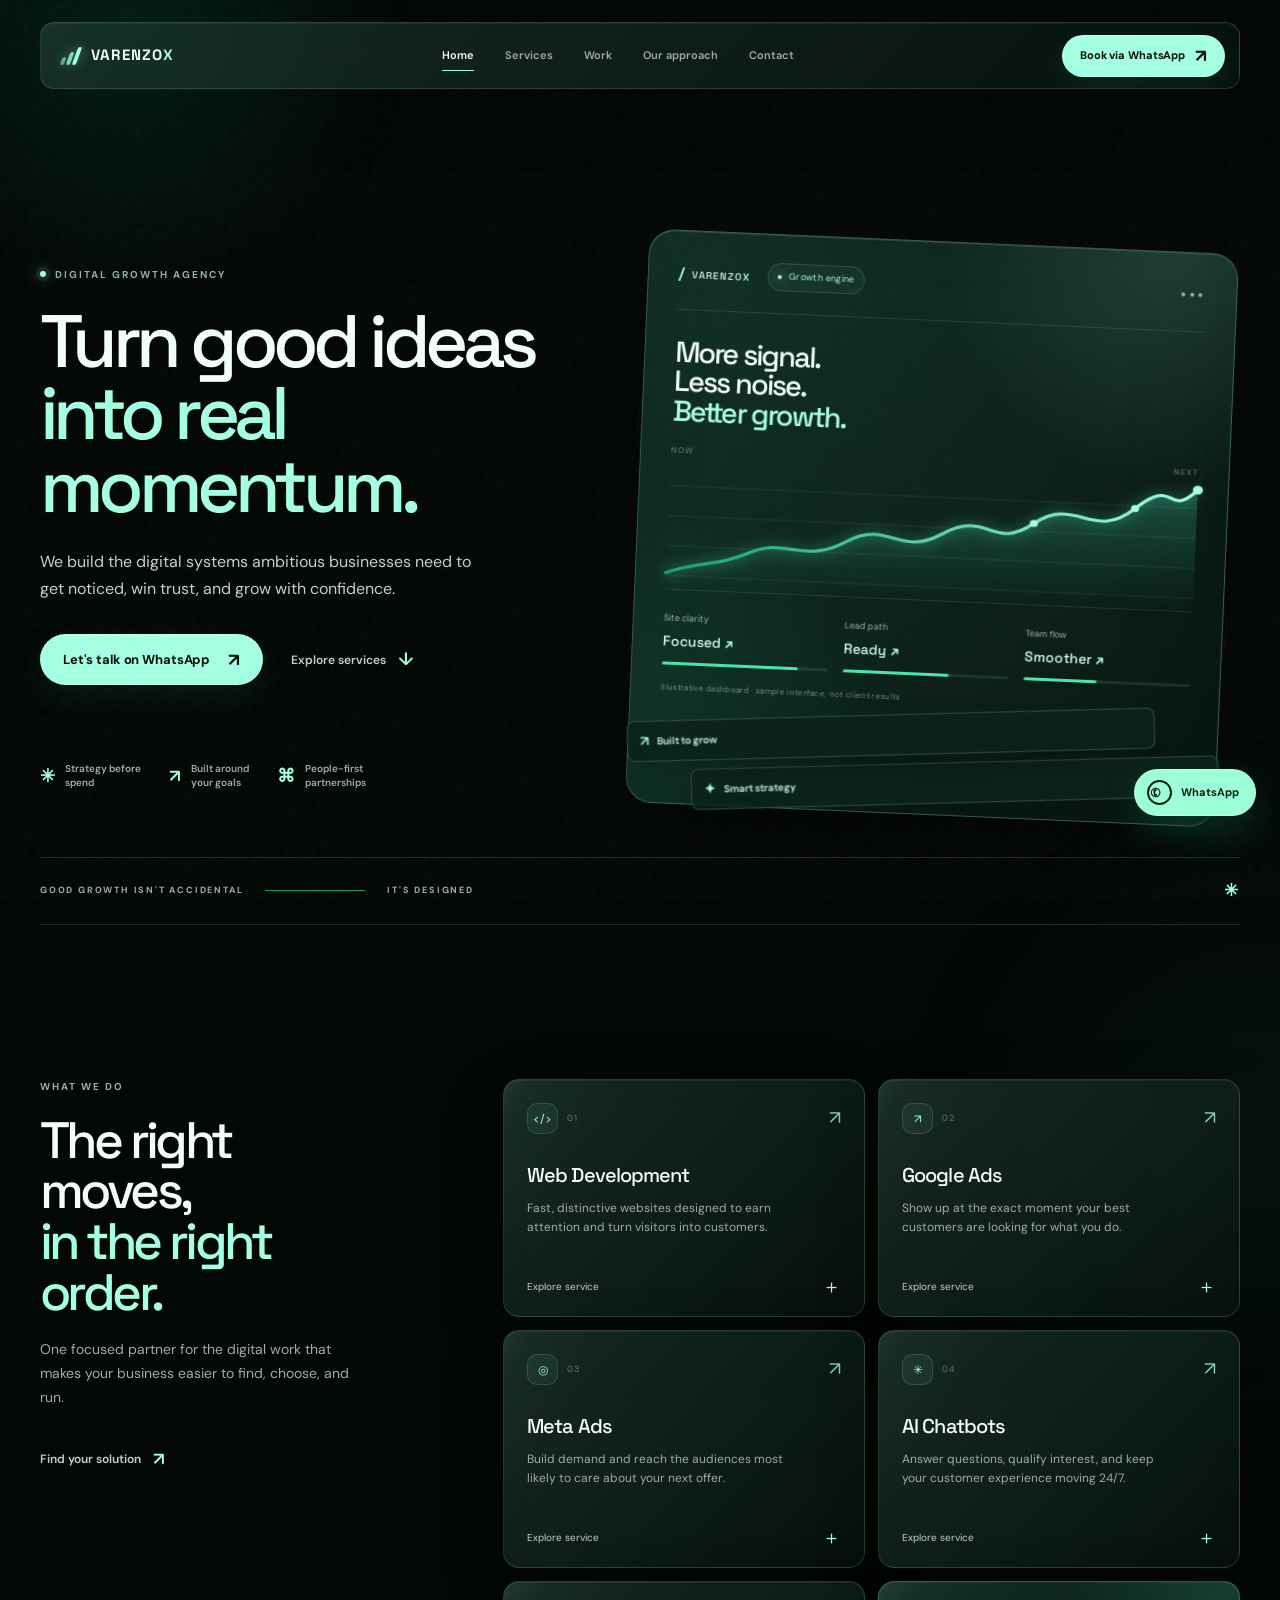
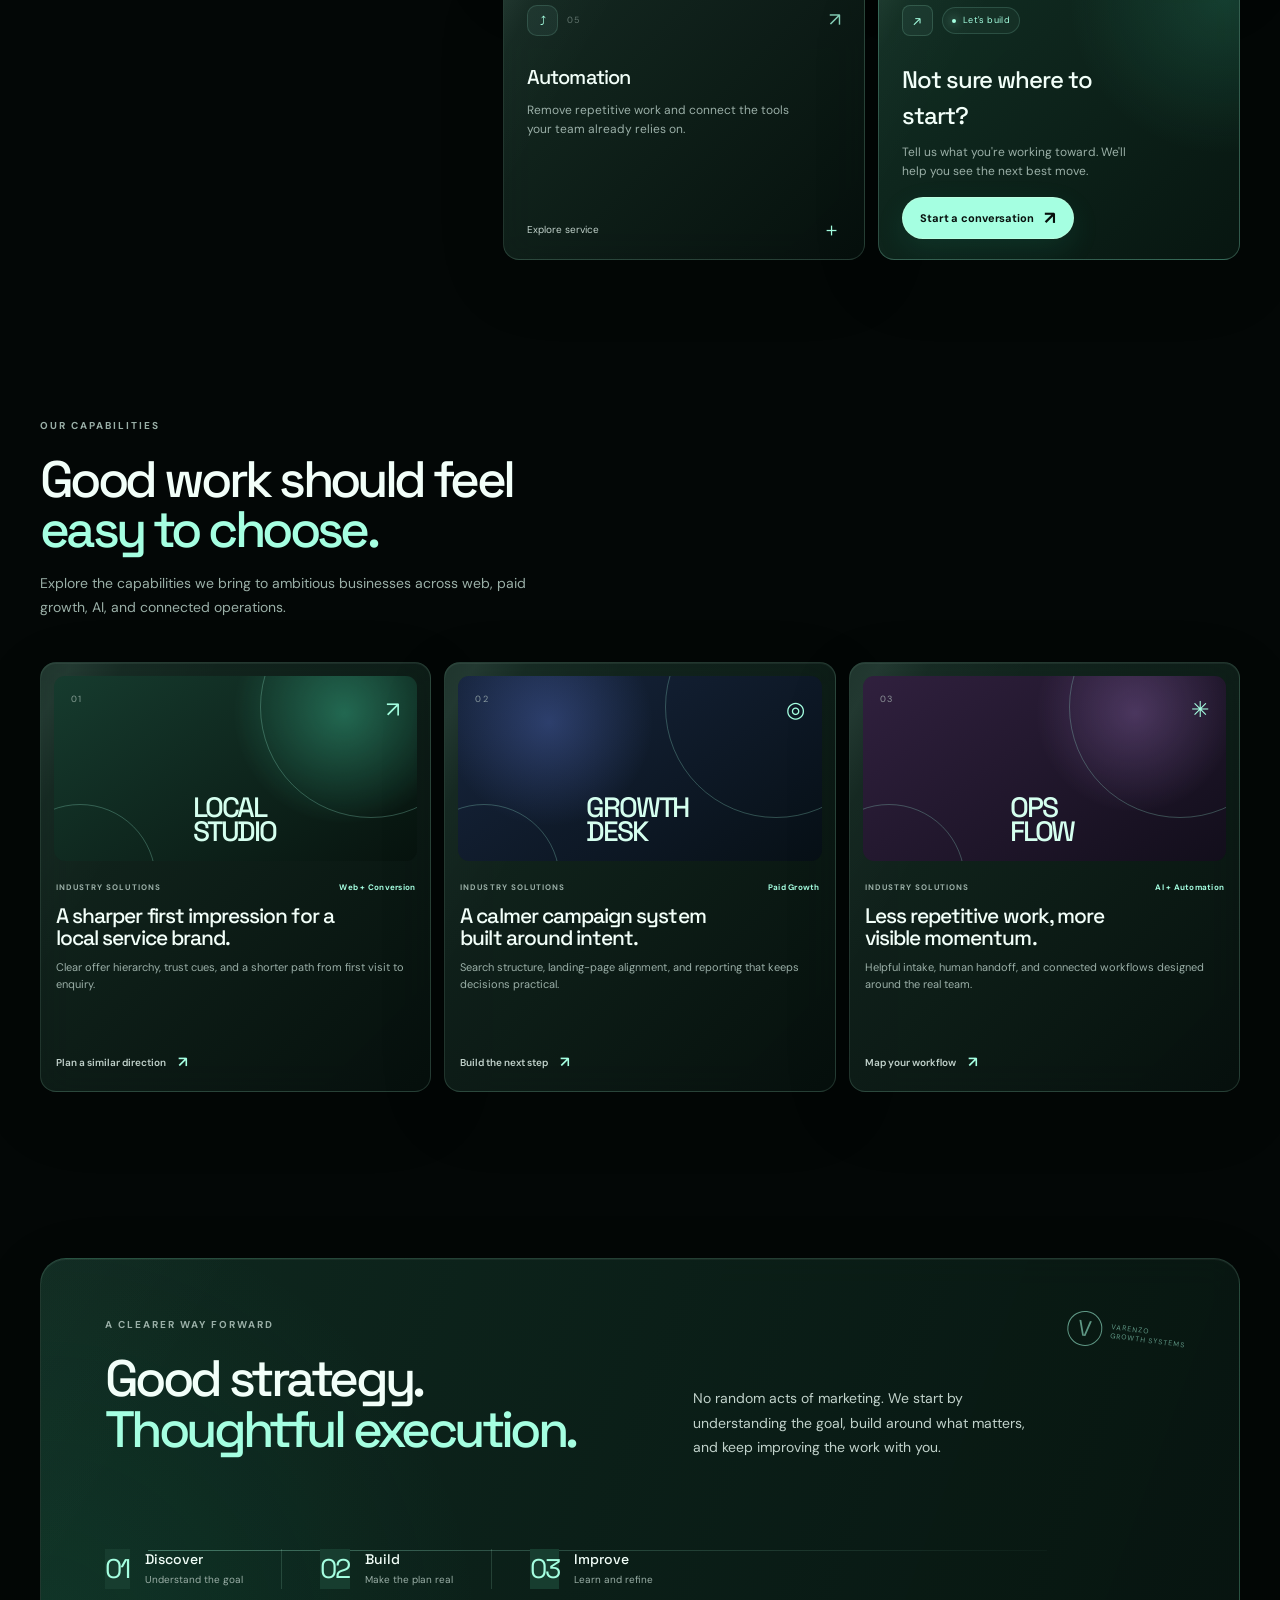
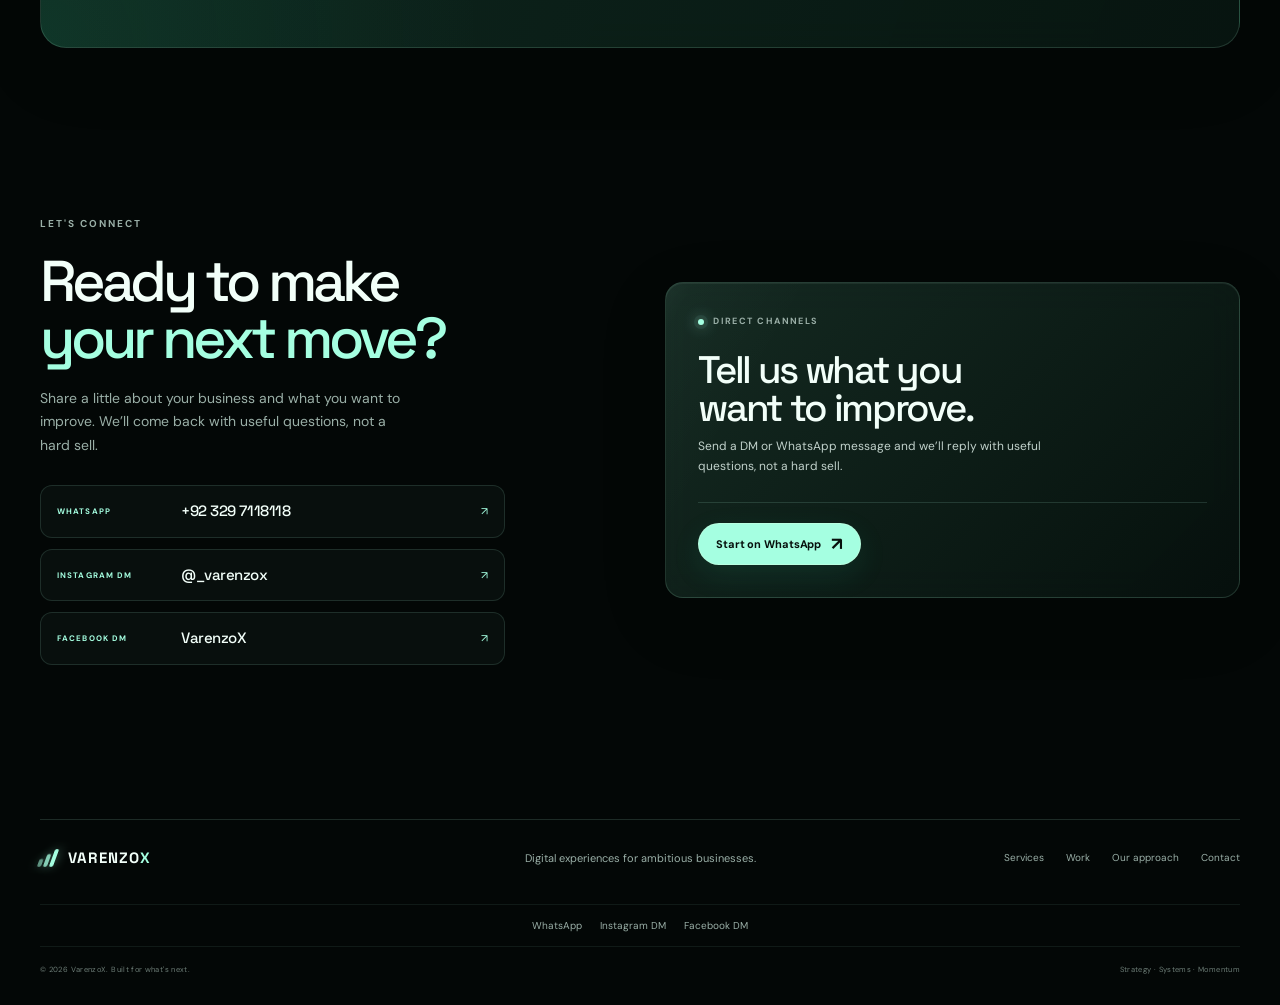
<file: index.html>
<!doctype html>
<html lang="en">
<head>
  <meta charset="utf-8">
  <meta name="viewport" content="width=device-width, initial-scale=1">
  <meta name="theme-color" content="#07100d">
  <meta name="description" content="VarenzoX helps ambitious businesses grow with strategy-led websites, performance marketing, AI chatbots and automation.">
  <meta property="og:title" content="VarenzoX — Growth, made practical.">
  <meta property="og:description" content="Digital growth systems for businesses ready to move with intention.">
  <meta property="og:type" content="website">
  <title>VarenzoX — Growth, made practical.</title>
  <link rel="preconnect" href="https://fonts.googleapis.com">
  <link rel="preconnect" href="https://fonts.gstatic.com" crossorigin>
  <link href="https://fonts.googleapis.com/css2?family=DM+Sans:wght@400;500;600;700&family=Space+Grotesk:wght@400;500;600;700&display=swap" rel="stylesheet">
  <link rel="icon" href="/favicon.svg" type="image/svg+xml">
  <link rel="stylesheet" href="/styles.css">
  <script defer src="/script.js"></script>
</head>
<body>
  <div class="noise" aria-hidden="true"></div>
  <div class="ambient ambient-one" aria-hidden="true"></div>
  <div class="ambient ambient-two" aria-hidden="true"></div>

  <header class="site-header glass" data-header>
    <a class="brand" href="#home" aria-label="VarenzoX home">
      <span class="brand-mark" aria-hidden="true"><i></i><i></i><i></i></span>
      <span>VARENZO<span class="brand-x">X</span></span>
    </a>
    <button class="menu-toggle" type="button" aria-label="Open navigation" aria-controls="main-nav" aria-expanded="false">
      <span></span><span></span>
    </button>
    <nav class="nav" id="main-nav" aria-label="Main navigation">
      <a class="active" href="#home">Home</a>
      <a href="#services">Services</a>
      <a href="#work">Work</a>
      <a href="#approach">Our approach</a>
      <a href="#contact">Contact</a>
    </nav>
    <a class="button button-small header-cta" href="https://wa.me/923297118118?text=Hi%20VarenzoX%2C%20I%27d%20like%20to%20book%20a%20growth%20audit." target="_blank" rel="noreferrer">Book via WhatsApp <span>↗</span></a>
  </header>

  <main>
    <section class="hero section-wrap" id="home" aria-labelledby="hero-title">
      <div class="hero-copy reveal">
        <div class="eyebrow"><span class="status-dot"></span> DIGITAL GROWTH AGENCY</div>
        <h1 id="hero-title"><span class="hero-line">Turn good ideas</span><span class="hero-line accent">into real momentum.</span></h1>
        <p class="hero-lead">We build the digital systems ambitious businesses need to get noticed, win trust, and grow with confidence.</p>
        <div class="hero-actions">
          <a class="button" href="https://wa.me/923297118118?text=Hi%20VarenzoX%2C%20I%27d%20like%20to%20talk%20about%20growth." target="_blank" rel="noreferrer">Let's talk on WhatsApp <span>↗</span></a>
          <a class="text-link" href="#services">Explore services <span>↓</span></a>
        </div>
        <div class="trust-row" aria-label="VarenzoX principles">
          <div><span class="trust-icon">✳</span><span>Strategy before<br>spend</span></div>
          <div><span class="trust-icon">↗</span><span>Built around<br>your goals</span></div>
          <div><span class="trust-icon">⌘</span><span>People-first<br>partnerships</span></div>
        </div>
      </div>

      <div class="hero-visual reveal" aria-label="Illustration of the VarenzoX growth engine">
        <div class="visual-orbit orbit-one"></div>
        <div class="visual-orbit orbit-two"></div>
        <div class="glass-dashboard">
          <div class="dash-top">
            <span class="mini-brand"><span class="mini-mark">/</span> VARENZO<span>X</span></span>
            <span class="live-pill"><i></i> Growth engine</span>
            <span class="dash-menu" aria-hidden="true">•••</span>
          </div>
          <div class="dash-heading">More signal.<br>Less noise.<br><span>Better growth.</span></div>
          <div class="chart" aria-hidden="true">
            <div class="chart-label label-start">NOW</div>
            <div class="chart-label label-end">NEXT</div>
            <div class="chart-grid"></div>
            <svg viewBox="0 0 520 150" preserveAspectRatio="none">
              <defs>
                <linearGradient id="lineGlow" x1="0" x2="1">
                  <stop offset="0" stop-color="#16a478"/>
                  <stop offset="1" stop-color="#a5ffe1"/>
                </linearGradient>
                <linearGradient id="areaGlow" x1="0" y1="0" x2="0" y2="1">
                  <stop offset="0" stop-color="#4dffd0" stop-opacity=".22"/>
                  <stop offset="1" stop-color="#4dffd0" stop-opacity="0"/>
                </linearGradient>
              </defs>
              <path class="chart-area" d="M0 132 C35 116 47 124 82 105 S135 116 176 88 S228 104 271 74 S320 92 360 58 S419 76 459 36 S490 47 520 12 V150 H0 Z" fill="url(#areaGlow)"/>
              <path class="chart-line" d="M0 132 C35 116 47 124 82 105 S135 116 176 88 S228 104 271 74 S320 92 360 58 S419 76 459 36 S490 47 520 12" fill="none" stroke="url(#lineGlow)" stroke-width="3.5" stroke-linecap="round"/>
              <circle cx="360" cy="58" r="4" fill="#a5ffe1"/><circle cx="459" cy="36" r="4" fill="#a5ffe1"/><circle cx="520" cy="12" r="5" fill="#a5ffe1"/>
            </svg>
          </div>
          <div class="metrics">
            <div><small>Site clarity</small><strong>Focused <b>↗</b></strong><span class="metric-bar"><i style="width:82%"></i></span></div>
            <div><small>Lead path</small><strong>Ready <b>↗</b></strong><span class="metric-bar"><i style="width:64%"></i></span></div>
            <div><small>Team flow</small><strong>Smoother <b>↗</b></strong><span class="metric-bar"><i style="width:44%"></i></span></div>
          </div>
          <div class="visual-note">Illustrative dashboard · sample interface, not client results</div>
          <div class="floating-chip chip-top"><span>✦</span> Smart strategy</div>
          <div class="floating-chip chip-bottom"><span>↗</span> Built to grow</div>
        </div>
      </div>
    </section>

    <section class="signal-strip section-wrap reveal" aria-label="VarenzoX impact areas">
      <span>GOOD GROWTH ISN'T ACCIDENTAL</span>
      <div class="strip-line"></div>
      <span>IT'S DESIGNED</span>
      <span class="strip-symbol">✳</span>
    </section>

    <section class="services section-wrap" id="services" aria-labelledby="services-title">
      <div class="section-intro reveal">
        <div class="eyebrow">WHAT WE DO</div>
        <h2 id="services-title">The right moves,<br><span>in the right order.</span></h2>
        <p>One focused partner for the digital work that makes your business easier to find, choose, and run.</p>
        <a class="text-link" href="#contact">Find your solution <span>↗</span></a>
      </div>
      <div class="service-grid">
        <article class="service-card glass reveal" tabindex="0" aria-expanded="false" data-service="web-development">
          <div class="service-top"><button class="service-icon service-icon-trigger code-icon" type="button" aria-label="Open Web Development details" aria-expanded="false">&lt;/&gt;</button><span class="card-index">01</span><span class="card-arrow">↗</span></div>
          <h3>Web Development</h3>
          <p>Fast, distinctive websites designed to earn attention and turn visitors into customers.</p>
          <div class="service-extra"><div class="extra-line"></div><span>Responsive design · Landing pages · Website refreshes</span></div>
          <div class="service-inline-detail" id="inline-web-development" hidden></div>
          <button class="learn-toggle" type="button" aria-label="More about Web Development">Explore service <span>＋</span></button>
        </article>
        <article class="service-card glass reveal" tabindex="0" aria-expanded="false" data-service="google-ads">
          <div class="service-top"><button class="service-icon service-icon-trigger" type="button" aria-label="Open Google Ads details" aria-expanded="false">↗</button><span class="card-index">02</span><span class="card-arrow">↗</span></div>
          <h3>Google Ads</h3>
          <p>Show up at the exact moment your best customers are looking for what you do.</p>
          <div class="service-extra"><div class="extra-line"></div><span>Campaign setup · Search intent · Performance tracking</span></div>
          <div class="service-inline-detail" id="inline-google-ads" hidden></div>
          <button class="learn-toggle" type="button" aria-label="More about Google Ads">Explore service <span>＋</span></button>
        </article>
        <article class="service-card glass reveal" tabindex="0" aria-expanded="false" data-service="meta-ads">
          <div class="service-top"><button class="service-icon service-icon-trigger" type="button" aria-label="Open Meta Ads details" aria-expanded="false">◎</button><span class="card-index">03</span><span class="card-arrow">↗</span></div>
          <h3>Meta Ads</h3>
          <p>Build demand and reach the audiences most likely to care about your next offer.</p>
          <div class="service-extra"><div class="extra-line"></div><span>Audience testing · Creative direction · Lead campaigns</span></div>
          <div class="service-inline-detail" id="inline-meta-ads" hidden></div>
          <button class="learn-toggle" type="button" aria-label="More about Meta Ads">Explore service <span>＋</span></button>
        </article>
        <article class="service-card glass reveal" tabindex="0" aria-expanded="false" data-service="ai-chatbots">
          <div class="service-top"><button class="service-icon service-icon-trigger" type="button" aria-label="Open AI Chatbots details" aria-expanded="false">✳</button><span class="card-index">04</span><span class="card-arrow">↗</span></div>
          <h3>AI Chatbots</h3>
          <p>Answer questions, qualify interest, and keep your customer experience moving 24/7.</p>
          <div class="service-extra"><div class="extra-line"></div><span>FAQ assistants · Lead capture · Customer support flows</span></div>
          <div class="service-inline-detail" id="inline-ai-chatbots" hidden></div>
          <button class="learn-toggle" type="button" aria-label="More about AI Chatbots">Explore service <span>＋</span></button>
        </article>
        <article class="service-card glass reveal" tabindex="0" aria-expanded="false" data-service="automation">
          <div class="service-top"><button class="service-icon service-icon-trigger" type="button" aria-label="Open Automation details" aria-expanded="false">⤴</button><span class="card-index">05</span><span class="card-arrow">↗</span></div>
          <h3>Automation</h3>
          <p>Remove repetitive work and connect the tools your team already relies on.</p>
          <div class="service-extra"><div class="extra-line"></div><span>Workflow mapping · App connections · Process automation</span></div>
          <div class="service-inline-detail" id="inline-automation" hidden></div>
          <button class="learn-toggle" type="button" aria-label="More about Automation">Explore service <span>＋</span></button>
        </article>
        <article class="service-card service-cta glass reveal">
          <div class="service-top"><span class="service-icon">↗</span><span class="live-pill"><i></i> Let's build</span></div>
          <h3>Not sure where to start?</h3>
          <p>Tell us what you're working toward. We'll help you see the next best move.</p>
          <a class="button button-small" href="#contact">Start a conversation <span>↗</span></a>
        </article>
      </div>
    </section>

    <section class="portfolio section-wrap" id="work" aria-labelledby="work-title">
      <div class="portfolio-heading reveal">
        <div class="eyebrow">OUR CAPABILITIES</div>
        <h2 id="work-title">Good work should feel<br><span>easy to choose.</span></h2>
        <p>Explore the capabilities we bring to ambitious businesses across web, paid growth, AI, and connected operations.</p>
      </div>
      <div class="portfolio-grid">
        <article class="project-card glass reveal">
          <div class="project-art project-art-one"><span>01</span><b>LOCAL<br>STUDIO</b><i>↗</i></div>
          <div class="project-meta"><span>INDUSTRY SOLUTIONS</span><span>Web + Conversion</span></div>
          <h3>A sharper first impression for a local service brand.</h3>
          <p>Clear offer hierarchy, trust cues, and a shorter path from first visit to enquiry.</p>
          <a class="text-link" href="#contact">Plan a similar direction <span>↗</span></a>
        </article>
        <article class="project-card glass reveal">
          <div class="project-art project-art-two"><span>02</span><b>GROWTH<br>DESK</b><i>◎</i></div>
          <div class="project-meta"><span>INDUSTRY SOLUTIONS</span><span>Paid Growth</span></div>
          <h3>A calmer campaign system built around intent.</h3>
          <p>Search structure, landing-page alignment, and reporting that keeps decisions practical.</p>
          <a class="text-link" href="#contact">Build the next step <span>↗</span></a>
        </article>
        <article class="project-card glass reveal">
          <div class="project-art project-art-three"><span>03</span><b>OPS<br>FLOW</b><i>✳</i></div>
          <div class="project-meta"><span>INDUSTRY SOLUTIONS</span><span>AI + Automation</span></div>
          <h3>Less repetitive work, more visible momentum.</h3>
          <p>Helpful intake, human handoff, and connected workflows designed around the real team.</p>
          <a class="text-link" href="#contact">Map your workflow <span>↗</span></a>
        </article>
      </div>
    </section>

    <section class="approach section-wrap" id="approach" aria-labelledby="approach-title">
      <div class="approach-panel glass reveal">
        <div class="approach-heading"><div class="eyebrow">A CLEARER WAY FORWARD</div><h2 id="approach-title">Good strategy.<br><span>Thoughtful execution.</span></h2></div>
        <p class="approach-copy">No random acts of marketing. We start by understanding the goal, build around what matters, and keep improving the work with you.</p>
        <div class="steps">
          <div class="step"><span>01</span><strong>Discover</strong><small>Understand the goal</small></div>
          <div class="step"><span>02</span><strong>Build</strong><small>Make the plan real</small></div>
          <div class="step"><span>03</span><strong>Improve</strong><small>Learn and refine</small></div>
        </div>
        <div class="approach-stamp" aria-hidden="true"><span>V</span><small>VARENZO<br>GROWTH SYSTEMS</small></div>
      </div>
    </section>

    <section class="contact section-wrap" id="contact" aria-labelledby="contact-title">
      <div class="contact-copy reveal">
        <div class="eyebrow">LET'S CONNECT</div>
        <h2 id="contact-title">Ready to make<br><span>your next move?</span></h2>
        <p>Share a little about your business and what you want to improve. We’ll come back with useful questions, not a hard sell.</p>
        <div class="contact-details" aria-label="VarenzoX contact details">
          <a class="contact-link" href="https://wa.me/923297118118?text=Hi%20VarenzoX%2C%20I%27d%20like%20to%20discuss%20your%20services." target="_blank" rel="noreferrer"><span class="contact-channel">WHATSAPP</span><strong>+92 329 7118118</strong><span>↗</span></a>
          <a class="contact-link" href="https://www.instagram.com/_varenzox" target="_blank" rel="noreferrer"><span class="contact-channel">INSTAGRAM DM</span><strong>@_varenzox</strong><span>↗</span></a>
          <a class="contact-link" href="https://www.facebook.com/profile.php?id=61594951063587" target="_blank" rel="noreferrer"><span class="contact-channel">FACEBOOK DM</span><strong>VarenzoX</strong><span>↗</span></a>
        </div>
      </div>
      <div class="contact-panel glass reveal">
        <div class="contact-panel-kicker"><span class="status-dot"></span> DIRECT CHANNELS</div>
        <h3>Tell us what you want to improve.</h3>
        <p>Send a DM or WhatsApp message and we’ll reply with useful questions, not a hard sell.</p>
        <div class="contact-panel-rule"></div>
        <a class="button button-small" href="https://wa.me/923297118118?text=Hi%20VarenzoX%2C%20I%27d%20like%20to%20book%20a%20growth%20audit." target="_blank" rel="noreferrer">Start on WhatsApp <span>↗</span></a>
      </div>
    </section>
  </main>

  <footer class="site-footer section-wrap">
      <div class="footer-top">
        <a class="brand" href="#home"><span class="brand-mark" aria-hidden="true"><i></i><i></i><i></i></span><span>VARENZO<span class="brand-x">X</span></span></a>
      <p>Digital experiences for ambitious businesses.</p>
      <div class="footer-links"><a href="#services">Services</a><a href="#work">Work</a><a href="#approach">Our approach</a><a href="#contact">Contact</a></div>
    </div>
    <div class="footer-contact"><a href="https://wa.me/923297118118" target="_blank" rel="noreferrer">WhatsApp</a><a href="https://www.instagram.com/_varenzox" target="_blank" rel="noreferrer">Instagram DM</a><a href="https://www.facebook.com/profile.php?id=61594951063587" target="_blank" rel="noreferrer">Facebook DM</a></div>
    <div class="footer-bottom"><small>© <span id="year"></span> VarenzoX. Built for what's next.</small><small>Strategy · Systems · Momentum</small></div>
  </footer>

  <div class="floating-dock" aria-label="Quick actions">
    <a class="dock-action dock-contact" href="https://wa.me/923297118118?text=Hi%20VarenzoX%2C%20I%27d%20like%20to%20talk%20about%20your%20services." target="_blank" rel="noreferrer" aria-label="Chat with VarenzoX on WhatsApp"><span>✦</span><b>Let's talk</b></a>
    <button class="dock-action dock-top" type="button" aria-label="Scroll to top"><span>↑</span><b>Top</b></button>
  </div>
  <a class="whatsapp-float" href="https://wa.me/923297118118?text=Hi%20VarenzoX%2C%20I%27d%20like%20to%20ask%20about%20your%20services." target="_blank" rel="noreferrer" aria-label="Chat with VarenzoX on WhatsApp"><span aria-hidden="true">✆</span><b>WhatsApp</b></a>

  <dialog class="service-dialog" id="serviceDialog" aria-labelledby="serviceDialogTitle">
    <div class="service-dialog-panel glass">
      <button class="dialog-close" type="button" aria-label="Close service details">×</button>
      <div class="dialog-kicker"><span class="status-dot"></span><span id="serviceDialogLabel">SERVICE 01</span></div>
      <div class="service-dialog-name" id="serviceDialogName"></div>
      <h2 id="serviceDialogTitle"></h2>
      <p class="dialog-summary" id="serviceDialogSummary"></p>
      <div class="dialog-challenge"><span class="dialog-label">THE CHALLENGE</span><p id="serviceChallenge"></p></div>
      <div class="dialog-columns">
        <div><span class="dialog-label">WHAT YOU GET</span><ul id="serviceBenefits"></ul></div>
        <div><span class="dialog-label">HOW WE WORK</span><ol id="serviceProcess"></ol></div>
      </div>
      <div class="dialog-audience"><span class="dialog-label">WHO IT'S FOR</span><p id="serviceBestFor"></p></div>
      <div class="dialog-note"><span class="dialog-label">GOOD TO KNOW</span><p id="serviceGoodToKnow"></p></div>
      <div class="dialog-footer"><div id="serviceSources"></div><button class="dialog-back" type="button">← Back to services</button></div>
      <div class="dialog-actions"><a class="button button-small" href="#contact" id="serviceDialogCta">Discuss this service <span>↗</span></a><a class="dialog-whatsapp" id="serviceWhatsApp" href="https://wa.me/923297118118" target="_blank" rel="noreferrer">Ask on WhatsApp <span>↗</span></a></div>
    </div>
  </dialog>
</body>
</html>
</file>
<file: styles.css>
/* Bundled layer: styles.css */
@import url('https://fonts.googleapis.com/css2?family=DM+Sans:wght@400;500;600;700&family=Space+Grotesk:wght@400;500;600;700&display=swap');

:root {
  --ink: #07100d;
  --ink-deep: #030706;
  --panel: rgba(16, 31, 26, .68);
  --panel-strong: rgba(18, 38, 31, .82);
  --line: rgba(178, 255, 222, .15);
  --line-bright: rgba(178, 255, 222, .34);
  --mint: #a5ffe1;
  --mint-soft: #d5ffef;
  --green: #48e5b3;
  --green-deep: #0f9e73;
  --text: #f2fff9;
  --muted: #9aafa7;
  --muted-light: #c1d2cb;
  --display: 'Space Grotesk', 'DM Sans', sans-serif;
  --body: 'DM Sans', sans-serif;
  --radius-lg: 26px;
  --radius-md: 16px;
  --max: 1240px;
}

* { box-sizing: border-box; }
html { scroll-behavior: smooth; }
body { margin: 0; color: var(--text); background: var(--ink-deep); font-family: var(--body); line-height: 1.5; overflow-x: hidden; }
body::selection { background: var(--mint); color: var(--ink); }
a { color: inherit; text-decoration: none; }
button, input, select, textarea { font: inherit; }
button { cursor: pointer; }
:focus-visible { outline: 2px solid var(--mint); outline-offset: 4px; }

.noise { position: fixed; inset: 0; z-index: -1; pointer-events: none; opacity: .045; background-image: url("data:image/svg+xml,%3Csvg viewBox='0 0 160 160' xmlns='http://www.w3.org/2000/svg'%3E%3Cfilter id='n'%3E%3CfeTurbulence type='fractalNoise' baseFrequency='.9' numOctaves='2' stitchTiles='stitch'/%3E%3C/filter%3E%3Crect width='100%25' height='100%25' filter='url(%23n)' opacity='.65'/%3E%3C/svg%3E"); }
.ambient { position: fixed; z-index: -2; pointer-events: none; filter: blur(12px); border-radius: 50%; opacity: .55; }
.ambient-one { width: 580px; height: 580px; top: -260px; left: -160px; background: radial-gradient(circle, rgba(13, 130, 93, .35), transparent 68%); }
.ambient-two { width: 760px; height: 760px; right: -360px; top: 760px; background: radial-gradient(circle, rgba(37, 104, 80, .2), transparent 68%); }

.section-wrap { width: min(var(--max), calc(100% - 80px)); margin: 0 auto; }
.glass { border: 1px solid var(--line); background: linear-gradient(135deg, rgba(30, 59, 48, .68), rgba(8, 20, 16, .72)); box-shadow: inset 0 1px 0 rgba(225, 255, 244, .06), 0 20px 70px rgba(0,0,0,.12); backdrop-filter: blur(18px); -webkit-backdrop-filter: blur(18px); }
.eyebrow { display: flex; align-items: center; gap: 9px; color: var(--muted); font-size: 10px; font-weight: 700; letter-spacing: .2em; text-transform: uppercase; }
.status-dot, .live-pill i { display: inline-block; width: 6px; height: 6px; border-radius: 50%; background: var(--mint); box-shadow: 0 0 0 4px rgba(165, 255, 225, .08), 0 0 15px var(--mint); }
.button { display: inline-flex; align-items: center; justify-content: center; gap: 18px; min-height: 51px; padding: 0 22px; border: 1px solid rgba(190, 255, 226, .8); border-radius: 999px; background: var(--mint); color: var(--ink); font-size: 13px; font-weight: 700; letter-spacing: -.01em; box-shadow: 0 10px 30px rgba(42, 218, 166, .1); transition: transform .25s ease, background .25s ease, box-shadow .25s ease; }
.button span { font-size: 18px; line-height: 1; transition: transform .25s ease; }
.button:hover { transform: translateY(-3px); background: #c6ffeb; box-shadow: 0 15px 36px rgba(42, 218, 166, .2); }
.button:hover span { transform: translate(3px, -3px); }
.button-small { min-height: 42px; padding: 0 17px; gap: 10px; font-size: 11px; }
.text-link { display: inline-flex; align-items: center; gap: 12px; color: var(--muted-light); font-size: 12px; font-weight: 600; transition: color .2s ease; }
.text-link span { color: var(--mint); font-size: 18px; transition: transform .2s ease; }
.text-link:hover { color: var(--text); }
.text-link:hover span { transform: translate(3px, -3px); }

.site-header { position: fixed; z-index: 10; top: 22px; left: 50%; display: flex; align-items: center; width: min(var(--max), calc(100% - 80px)); min-height: 67px; padding: 10px 14px 10px 22px; border-radius: 14px; transform: translateX(-50%); transition: background .3s ease, border-color .3s ease, box-shadow .3s ease; }
.site-header.scrolled { background: rgba(8, 20, 16, .9); border-color: var(--line-bright); box-shadow: 0 18px 50px rgba(0,0,0,.25); }
.brand { display: inline-flex; align-items: center; gap: 10px; color: var(--text); font-family: var(--display); font-size: 15px; font-weight: 700; letter-spacing: .08em; white-space: nowrap; }
.brand-x, .mini-brand span { color: var(--mint); }
.brand-mark { display: inline-flex; align-items: flex-end; gap: 2px; width: 18px; height: 18px; transform: skew(-20deg); }
.brand-mark i { display: block; width: 4px; border-radius: 2px; background: var(--mint); box-shadow: 0 0 10px rgba(165,255,225,.45); }
.brand-mark i:nth-child(1) { height: 8px; opacity: .55; }.brand-mark i:nth-child(2) { height: 13px; opacity: .78; }.brand-mark i:nth-child(3) { height: 18px; }
.nav { display: flex; align-items: center; gap: 31px; margin: 0 auto; }
.nav a { position: relative; padding: 7px 0; color: var(--muted); font-size: 11px; font-weight: 600; transition: color .2s ease; }
.nav a::after { content: ''; position: absolute; right: 0; bottom: 0; left: 0; height: 1px; background: var(--mint); transform: scaleX(0); transform-origin: left; transition: transform .2s ease; }
.nav a:hover, .nav a.active { color: var(--text); }.nav a.active::after, .nav a:hover::after { transform: scaleX(1); }
.menu-toggle { display: none; border: 0; background: none; color: var(--text); }

.hero { position: relative; display: grid; grid-template-columns: .92fr 1.08fr; gap: 60px; align-items: center; min-height: 790px; padding-top: 132px; }
.hero-copy { position: relative; z-index: 2; max-width: 570px; }
h1, h2, h3, p { margin-top: 0; }
h1, h2, h3 { font-family: var(--display); }
h1 { margin: 24px 0 24px; font-size: clamp(48px, 5.8vw, 84px); font-weight: 500; letter-spacing: -.075em; line-height: .98; }
h1 span, h2 span { color: var(--mint); }
.hero-lead { max-width: 445px; margin-bottom: 32px; color: var(--muted-light); font-size: 16px; line-height: 1.7; }
.hero-actions { display: flex; align-items: center; gap: 28px; }
.trust-row { display: flex; gap: 28px; margin-top: 77px; }
.trust-row > div { display: flex; align-items: center; gap: 10px; color: var(--muted); font-size: 10px; font-weight: 600; line-height: 1.35; }
.trust-icon { color: var(--mint); font-size: 18px; }
.hero-visual { position: relative; min-height: 510px; display: grid; place-items: center; perspective: 900px; }
.glass-dashboard { position: relative; z-index: 1; width: min(590px, 100%); min-height: 436px; padding: 28px 30px; overflow: visible; border: 1px solid rgba(178,255,222,.25); border-radius: var(--radius-lg); background: linear-gradient(130deg, rgba(21, 56, 43, .88), rgba(8, 23, 18, .9)); box-shadow: 0 40px 90px rgba(0,0,0,.32), inset 0 1px 0 rgba(219,255,239,.12), inset -20px -35px 80px rgba(3, 16, 11, .3); transform: rotate(2.5deg); }
.glass-dashboard::before { content: ''; position: absolute; inset: 0; border-radius: inherit; background: radial-gradient(circle at 90% 0%, rgba(165,255,225,.13), transparent 31%), radial-gradient(circle at 0% 90%, rgba(37, 202, 151, .1), transparent 34%); pointer-events: none; }
.dash-top { position: relative; display: flex; align-items: center; gap: 18px; padding-bottom: 22px; border-bottom: 1px solid rgba(178,255,222,.11); }
.mini-brand { color: var(--muted-light); font-family: var(--display); font-size: 10px; font-weight: 700; letter-spacing: .1em; }.mini-mark { color: var(--mint) !important; font-size: 15px; margin-right: 2px; }
.live-pill { display: inline-flex; align-items: center; gap: 7px; padding: 6px 9px; border: 1px solid rgba(165,255,225,.15); border-radius: 999px; color: var(--mint); font-size: 9px; letter-spacing: .04em; background: rgba(165,255,225,.04); }.live-pill i { width: 4px; height: 4px; box-shadow: 0 0 10px var(--mint); }
.dash-menu { margin-left: auto; color: var(--muted); letter-spacing: .17em; }
.dash-heading { position: relative; margin: 27px 0 19px; font-family: var(--display); font-size: 29px; font-weight: 500; letter-spacing: -.065em; line-height: 1.03; }.dash-heading span { color: var(--mint); }
.chart { position: relative; height: 145px; border-bottom: 1px solid rgba(178,255,222,.11); }.chart svg { position: absolute; inset: 12px 0 0; width: 100%; height: calc(100% - 12px); overflow: visible; }.chart-line { filter: drop-shadow(0 0 7px rgba(77,255,208,.58)); }.chart-grid { position: absolute; inset: 12px 0 0; background: repeating-linear-gradient(to bottom, transparent 0, transparent 28px, rgba(178,255,222,.09) 29px, transparent 30px); }.chart-label { position: absolute; top: -1px; color: rgba(193,210,203,.55); font-size: 8px; letter-spacing: .12em; }.label-end { right: 0; }.label-start { left: 0; }
.metrics { position: relative; display: grid; grid-template-columns: repeat(3, 1fr); gap: 15px; margin-top: 22px; }.metrics > div { min-width: 0; }.metrics small { display: block; margin-bottom: 5px; color: var(--muted); font-size: 9px; }.metrics strong { display: block; color: var(--mint-soft); font-family: var(--display); font-size: 14px; font-weight: 500; }.metrics b { color: var(--mint); font-size: 14px; }.metric-bar { display: block; height: 3px; margin-top: 10px; border-radius: 4px; background: rgba(165,255,225,.1); overflow: hidden; }.metric-bar i { display: block; height: 100%; border-radius: inherit; background: var(--green); box-shadow: 0 0 10px rgba(72,229,179,.7); }
.floating-chip { position: absolute; z-index: 2; display: flex; align-items: center; gap: 8px; padding: 9px 12px; border: 1px solid rgba(165,255,225,.21); border-radius: 8px; color: var(--mint-soft); background: rgba(10, 32, 24, .85); box-shadow: 0 12px 25px rgba(0,0,0,.2); font-size: 10px; font-weight: 600; }.floating-chip span { color: var(--mint); font-size: 14px; }.chip-top { top: 57px; right: -34px; transform: rotate(-4deg); }.chip-bottom { bottom: 29px; left: -32px; transform: rotate(-5deg); }.visual-orbit { position: absolute; border: 1px solid rgba(165,255,225,.12); border-radius: 50%; transform: rotate(-17deg); }.orbit-one { width: 560px; height: 250px; }.orbit-two { width: 640px; height: 360px; opacity: .5; transform: rotate(28deg); }

.signal-strip { display: flex; align-items: center; gap: 22px; padding: 20px 0; border-top: 1px solid var(--line); border-bottom: 1px solid var(--line); color: var(--muted); font-size: 9px; font-weight: 700; letter-spacing: .2em; }.strip-line { width: 100px; height: 1px; background: var(--green-deep); }.strip-symbol { margin-left: auto; color: var(--mint); font-size: 17px; }
.services { display: grid; grid-template-columns: .76fr 1.5fr; gap: 90px; padding-top: 154px; }.section-intro { max-width: 320px; }.section-intro h2, .approach-panel h2, .contact-copy h2 { margin: 22px 0 20px; font-size: clamp(38px, 4vw, 56px); font-weight: 500; letter-spacing: -.07em; line-height: .99; }.section-intro p { color: var(--muted); font-size: 14px; line-height: 1.7; }.section-intro .text-link { margin-top: 22px; }
.service-grid { display: grid; grid-template-columns: repeat(2, 1fr); gap: 13px; }.service-card { position: relative; display: flex; min-height: 238px; padding: 23px 23px 20px; flex-direction: column; overflow: hidden; border-radius: var(--radius-md); transition: transform .3s ease, border-color .3s ease, background .3s ease; }.service-card::after { content: ''; position: absolute; right: -60px; bottom: -85px; width: 180px; height: 180px; border-radius: 50%; background: radial-gradient(circle, rgba(72,229,179,.13), transparent 66%); opacity: 0; transition: opacity .3s ease; }.service-card:hover, .service-card:focus-within { border-color: var(--line-bright); background: linear-gradient(135deg, rgba(30, 66, 52, .78), rgba(8, 24, 18, .78)); transform: translateY(-5px); }.service-card:hover::after, .service-card:focus-within::after { opacity: 1; }.service-top { position: relative; z-index: 1; display: flex; align-items: center; gap: 9px; }.service-icon { display: grid; width: 31px; height: 31px; place-items: center; border: 1px solid rgba(165,255,225,.16); border-radius: 8px; color: var(--mint); font-family: var(--display); font-size: 14px; background: rgba(165,255,225,.05); }.code-icon { font-size: 10px; }.card-index { color: rgba(193,210,203,.45); font-size: 9px; letter-spacing: .12em; }.card-arrow { margin-left: auto; color: var(--mint); font-size: 19px; opacity: .8; transition: transform .25s ease; }.service-card h3 { position: relative; z-index: 1; margin: 26px 0 9px; font-size: 20px; font-weight: 500; letter-spacing: -.045em; }.service-card p { position: relative; z-index: 1; max-width: 270px; margin-bottom: 0; color: var(--muted); font-size: 12px; line-height: 1.55; }.service-extra { display: grid; grid-template-rows: 0fr; gap: 0; opacity: 0; transition: grid-template-rows .3s ease, gap .3s ease, opacity .3s ease; }.service-extra > span { min-height: 0; overflow: hidden; color: var(--mint-soft); font-size: 10px; }.extra-line { min-height: 0; overflow: hidden; height: 1px; background: rgba(165,255,225,.28); }.service-card[aria-expanded="true"] .service-extra { grid-template-rows: 1px 1fr; gap: 10px; margin-top: 15px; opacity: 1; }.service-card[aria-expanded="true"] .card-arrow { transform: rotate(45deg); }.learn-toggle { position: relative; z-index: 1; display: flex; align-items: center; justify-content: space-between; width: 100%; margin-top: auto; padding: 17px 0 0; border: 0; border-top: 1px solid transparent; color: var(--muted-light); background: transparent; font-size: 10px; text-align: left; }.learn-toggle span { color: var(--mint); font-size: 19px; line-height: 1; transition: transform .25s ease; }.service-card[aria-expanded="true"] .learn-toggle span { transform: rotate(45deg); }.service-cta { display: flex; justify-content: space-between; min-height: 238px; border-color: rgba(165,255,225,.24); background: radial-gradient(circle at 96% 6%, rgba(72,229,179,.15), transparent 36%), linear-gradient(135deg, rgba(26, 67, 51, .68), rgba(9, 26, 19, .8)); }.service-cta h3 { max-width: 210px; font-size: 24px; }.service-cta p { max-width: 240px; }.service-cta .button { align-self: flex-start; margin-top: 17px; }
.approach { padding-top: 166px; }.approach-panel { position: relative; display: grid; grid-template-columns: 1.05fr .95fr; gap: 28px 55px; min-height: 390px; padding: 58px 64px; overflow: hidden; border-radius: var(--radius-lg); background: radial-gradient(circle at 0 100%, rgba(31, 167, 119, .12), transparent 35%), linear-gradient(110deg, rgba(20, 54, 41, .72), rgba(8, 23, 18, .88)); }.approach-panel::before { content: '03'; position: absolute; right: 3%; bottom: -31%; color: rgba(165,255,225,.025); font-family: var(--display); font-size: 270px; font-weight: 700; letter-spacing: -.15em; }.approach-heading { position: relative; z-index: 1; }.approach-panel h2 { margin-bottom: 0; }.approach-copy { position: relative; z-index: 1; align-self: end; max-width: 355px; margin: 0 0 7px; color: var(--muted-light); font-size: 14px; line-height: 1.75; }.steps { position: relative; z-index: 1; display: flex; grid-column: 1 / -1; align-items: end; gap: 0; margin-top: 42px; }.step { display: grid; grid-template-columns: auto auto; grid-template-rows: auto auto; column-gap: 15px; min-width: 175px; padding-right: 38px; border-right: 1px solid var(--line); }.step + .step { padding-left: 38px; }.step:last-child { border-right: 0; }.step > span { grid-row: 1 / 3; color: var(--mint); font-family: var(--display); font-size: 27px; letter-spacing: -.06em; }.step strong { font-family: var(--display); font-size: 14px; font-weight: 500; }.step small { color: var(--muted); font-size: 10px; }.approach-stamp { position: absolute; right: 53px; top: 57px; display: flex; align-items: center; gap: 9px; opacity: .55; transform: rotate(7deg); }.approach-stamp span { display: grid; width: 35px; height: 35px; place-items: center; border: 1px solid var(--mint); border-radius: 50%; color: var(--mint); font-family: var(--display); font-size: 22px; }.approach-stamp small { color: var(--mint); font-size: 7px; line-height: 1.2; letter-spacing: .13em; }
.contact { display: grid; grid-template-columns: .95fr 1.05fr; gap: 105px; align-items: center; padding-top: 168px; padding-bottom: 154px; }.contact-copy { max-width: 465px; }.contact-copy h2 { font-size: clamp(41px, 4.5vw, 63px); }.contact-copy p { max-width: 365px; color: var(--muted); font-size: 14px; line-height: 1.7; }.email-link { display: inline-flex; align-items: center; gap: 12px; margin-top: 28px; color: var(--mint); font-family: var(--display); font-size: 15px; font-weight: 500; }.email-link span { font-size: 21px; transition: transform .2s ease; }.email-link:hover span { transform: translate(3px, -3px); }.contact-form { display: grid; gap: 16px; padding: 33px; border-radius: var(--radius-lg); }.contact-form label { display: grid; gap: 7px; color: var(--muted-light); font-size: 10px; font-weight: 600; }.contact-form input, .contact-form select, .contact-form textarea { width: 100%; border: 1px solid rgba(178,255,222,.16); border-radius: 8px; padding: 13px 14px; color: var(--text); outline: 0; background: rgba(3, 14, 10, .43); font-size: 12px; transition: border-color .2s ease, box-shadow .2s ease; }.contact-form textarea { min-height: 86px; resize: vertical; }.contact-form select { appearance: none; background-image: linear-gradient(45deg, transparent 50%, var(--mint) 50%), linear-gradient(135deg, var(--mint) 50%, transparent 50%); background-position: calc(100% - 17px) 50%, calc(100% - 12px) 50%; background-repeat: no-repeat; background-size: 5px 5px, 5px 5px; }.contact-form input::placeholder, .contact-form textarea::placeholder { color: rgba(193,210,203,.46); }.contact-form input:focus, .contact-form select:focus, .contact-form textarea:focus { border-color: rgba(165,255,225,.72); box-shadow: 0 0 0 3px rgba(165,255,225,.08); }.form-submit { border: 0; margin-top: 5px; }.form-note { margin: 0; color: var(--muted); font-size: 10px; }.form-note.success { color: var(--mint); }
.site-footer { padding-bottom: 30px; }.footer-top { display: grid; grid-template-columns: 1fr 1fr 1fr; align-items: center; padding: 27px 0 35px; border-top: 1px solid var(--line); }.footer-top p { margin: 0; color: var(--muted); font-size: 11px; text-align: center; }.footer-links { display: flex; justify-content: flex-end; gap: 22px; }.footer-links a { color: var(--muted); font-size: 10px; transition: color .2s ease; }.footer-links a:hover { color: var(--mint); }.footer-bottom { display: flex; justify-content: space-between; padding-top: 17px; border-top: 1px solid rgba(178,255,222,.08); color: rgba(154,175,167,.7); font-size: 9px; letter-spacing: .04em; }
.reveal { opacity: 0; transform: translateY(20px); transition: opacity .7s ease, transform .7s cubic-bezier(.2,.75,.25,1); }.reveal.visible { opacity: 1; transform: translateY(0); }

@media (max-width: 1000px) {
  .section-wrap, .site-header { width: min(var(--max), calc(100% - 46px)); }
  .hero { grid-template-columns: 1fr; gap: 40px; padding-top: 145px; }.hero-copy { max-width: 670px; }.hero-visual { min-height: 470px; }.glass-dashboard { transform: rotate(1.5deg); }.services { grid-template-columns: 1fr; gap: 55px; padding-top: 120px; }.section-intro { max-width: 600px; }.approach { padding-top: 115px; }.contact { gap: 55px; padding-top: 120px; padding-bottom: 110px; }
}
@media (max-width: 700px) {
  .section-wrap, .site-header { width: calc(100% - 34px); }.site-header { top: 12px; min-height: 61px; padding: 9px 12px 9px 16px; }.header-cta { display: none; }.menu-toggle { display: flex; flex-direction: column; justify-content: center; gap: 5px; width: 38px; height: 38px; margin-left: auto; padding: 8px; }.menu-toggle span { display: block; width: 19px; height: 1px; margin-left: auto; background: var(--mint); transition: transform .2s ease; }.site-header.nav-open .menu-toggle span:first-child { transform: translateY(3px) rotate(45deg); }.site-header.nav-open .menu-toggle span:last-child { transform: translateY(-3px) rotate(-45deg); }.nav { position: absolute; top: calc(100% + 8px); right: 0; left: 0; display: grid; gap: 0; padding: 8px; border: 1px solid var(--line); border-radius: 12px; background: rgba(8, 20, 16, .96); opacity: 0; pointer-events: none; transform: translateY(-8px); transition: opacity .2s ease, transform .2s ease; }.nav a { padding: 13px 12px; }.nav a::after { left: 12px; right: auto; width: 20px; }.site-header.nav-open .nav { opacity: 1; pointer-events: auto; transform: translateY(0); }
  .hero { min-height: auto; padding-top: 142px; }.hero-copy h1 { font-size: clamp(46px, 13vw, 69px); }.hero-lead { font-size: 14px; }.hero-actions { flex-wrap: wrap; gap: 20px; }.trust-row { gap: 15px; margin-top: 53px; }.trust-row > div { gap: 7px; font-size: 9px; }.trust-icon { font-size: 15px; }.hero-visual { min-height: 385px; margin: 6px 0 25px; }.glass-dashboard { width: calc(100% - 12px); min-height: 345px; padding: 20px 18px; border-radius: 19px; }.dash-top { padding-bottom: 16px; }.mini-brand { font-size: 8px; }.live-pill { padding: 5px 7px; font-size: 7px; }.dash-heading { margin: 18px 0 13px; font-size: 23px; }.chart { height: 108px; }.metrics { gap: 9px; margin-top: 14px; }.metrics small { font-size: 7px; }.metrics strong, .metrics b { font-size: 11px; }.metric-bar { margin-top: 6px; }.floating-chip { padding: 7px 9px; font-size: 8px; }.chip-top { top: 29px; right: -5px; }.chip-bottom { bottom: 12px; left: -6px; }.visual-orbit { display: none; }
  .signal-strip { gap: 12px; font-size: 7px; letter-spacing: .13em; }.strip-line { width: 35px; }.strip-symbol { font-size: 13px; }.services { padding-top: 90px; }.section-intro h2, .approach-panel h2, .contact-copy h2 { font-size: 42px; }.service-grid { grid-template-columns: 1fr; gap: 11px; }.service-card, .service-cta { min-height: 225px; }.service-cta h3 { font-size: 22px; }.approach { padding-top: 90px; }.approach-panel { grid-template-columns: 1fr; gap: 25px; min-height: auto; padding: 35px 24px; }.approach-panel::before { right: -5%; bottom: -10%; font-size: 170px; }.approach-copy { align-self: auto; margin: 0; font-size: 13px; }.steps { display: grid; grid-template-columns: 1fr; gap: 0; margin-top: 20px; }.step, .step + .step { grid-template-columns: auto 1fr; padding: 16px 0; border-right: 0; border-bottom: 1px solid var(--line); }.step:last-child { border-bottom: 0; }.step > span { grid-row: 1 / 3; }.approach-stamp { top: 32px; right: 22px; transform: scale(.75) rotate(7deg); transform-origin: top right; }.contact { grid-template-columns: 1fr; gap: 42px; padding-top: 90px; padding-bottom: 85px; }.contact-form { padding: 23px 18px; }.footer-top { grid-template-columns: 1fr; gap: 20px; justify-items: start; }.footer-top p { text-align: left; }.footer-links { justify-content: flex-start; }.footer-bottom { display: grid; gap: 8px; }
}
@media (prefers-reduced-motion: reduce) { html { scroll-behavior: auto; }.reveal { opacity: 1; transform: none; transition: none; }.button, .service-card, .nav, .menu-toggle span, .text-link span, .email-link span { transition: none; } }


/* Bundled layer: premium-ui.css */
/* Premium interaction layer */
.site-header { will-change: transform, width, top, background; transition: width .55s cubic-bezier(.22,1,.36,1), top .55s cubic-bezier(.22,1,.36,1), min-height .55s cubic-bezier(.22,1,.36,1), padding .55s cubic-bezier(.22,1,.36,1), border-radius .55s cubic-bezier(.22,1,.36,1), background .35s ease, box-shadow .35s ease, border-color .35s ease; }
.site-header.scrolled { top: 14px; width: min(650px, calc(100% - 34px)); min-height: 51px; padding: 7px 9px 7px 16px; border-radius: 999px; }
.site-header.scrolled .brand { font-size: 12px; }.site-header.scrolled .brand-mark { transform: skew(-20deg) scale(.78); }.site-header.scrolled .nav { gap: 22px; }.site-header.scrolled .nav a { font-size: 10px; padding: 4px 0; }.site-header.scrolled .header-cta { min-height: 36px; padding-inline: 13px; }
.glass { position: relative; overflow: hidden; isolation: isolate; }
.glass::before { content: ''; position: absolute; z-index: -1; inset: -60% -25%; background: linear-gradient(112deg, transparent 35%, rgba(208,255,240,.08) 46%, rgba(208,255,240,.02) 51%, transparent 61%); transform: translateX(-42%) rotate(8deg); transition: transform 1s cubic-bezier(.22,1,.36,1); pointer-events: none; }
.glass:hover::before, .glass:focus-within::before { transform: translateX(42%) rotate(8deg); }
.glass-dashboard::before { z-index: 0; }
.glass-dashboard > * { position: relative; z-index: 1; }
.button { position: relative; overflow: hidden; transform: translateZ(0); transition: transform .42s cubic-bezier(.22,1.4,.36,1), background .25s ease, box-shadow .25s ease; }
.button::after { content: ''; position: absolute; top: -80%; left: -30%; width: 25%; height: 260%; background: rgba(255,255,255,.38); transform: rotate(22deg) translateX(-260%); transition: transform .7s cubic-bezier(.22,1,.36,1); pointer-events: none; }
.button:hover::after { transform: rotate(22deg) translateX(680%); }.button:active { transform: translateY(1px) scale(.96); transition-duration: .1s; }
.service-card { will-change: transform; transform: translateZ(0); transition: transform .48s cubic-bezier(.22,1.35,.36,1), border-color .3s ease, background .3s ease, box-shadow .35s ease; }
.service-card:hover, .service-card:focus-within { box-shadow: 0 18px 45px rgba(0,0,0,.2), inset 0 1px 0 rgba(225,255,244,.1); }
.glass-dashboard { will-change: transform; animation: dashboardFloat 8s ease-in-out infinite; }
.floating-chip { animation: chipFloat 5s ease-in-out infinite; }.chip-bottom { animation-delay: -2.4s; }
@keyframes dashboardFloat { 0%,100% { transform: rotate(2.5deg) translate3d(0,0,0); } 50% { transform: rotate(2.5deg) translate3d(0,-9px,0); } }
@keyframes chipFloat { 0%,100% { margin-top: 0; } 50% { margin-top: -5px; } }
.floating-dock { position: fixed; z-index: 9; right: 25px; bottom: 24px; display: flex; align-items: center; gap: 8px; padding: 6px; border: 1px solid rgba(178,255,222,.2); border-radius: 999px; background: rgba(8,24,18,.76); box-shadow: 0 18px 50px rgba(0,0,0,.3), inset 0 1px 0 rgba(225,255,244,.1); backdrop-filter: blur(18px); -webkit-backdrop-filter: blur(18px); transform: translateY(20px); opacity: 0; pointer-events: none; transition: opacity .45s ease, transform .55s cubic-bezier(.22,1.35,.36,1); }
.floating-dock.visible { opacity: 1; transform: translateY(0); pointer-events: auto; }
.dock-action { display: inline-flex; align-items: center; gap: 7px; min-height: 38px; padding: 0 12px; border: 0; border-radius: 999px; color: var(--muted-light); background: transparent; font-size: 10px; font-weight: 700; transition: color .2s ease, background .25s ease, transform .35s cubic-bezier(.22,1.35,.36,1); }.dock-action span { color: var(--mint); font-size: 16px; }.dock-action b { font-weight: 700; }.dock-action:hover { color: var(--text); background: rgba(165,255,225,.1); transform: translateY(-3px) scale(1.03); }.dock-action:active { transform: scale(.93); }
.dock-top { border-left: 1px solid rgba(178,255,222,.16); }.dock-top span { font-size: 19px; }
@media (max-width: 700px) { .site-header.scrolled { width: calc(100% - 34px); top: 10px; min-height: 55px; border-radius: 16px; }.site-header.scrolled .nav { gap: 0; }.site-header.scrolled .menu-toggle { display: flex; }.site-header.scrolled .header-cta { display: none; }.floating-dock { right: 16px; bottom: 16px; }.dock-action { min-height: 36px; padding-inline: 10px; } }
@media (prefers-reduced-motion: reduce) { .site-header, .button, .service-card, .floating-dock { transition: none; }.glass-dashboard, .floating-chip { animation: none; }.button::after, .glass::before { display: none; } }
@supports not ((backdrop-filter: blur(1px))) { .site-header, .floating-dock, .glass { background: rgba(8,24,18,.96); } }


/* Motion optimization and restored closing states. */
@keyframes vx-chip-float-top{0%,100%{transform:rotate(-4deg) translate3d(0,0,0)}50%{transform:rotate(-4deg) translate3d(0,-5px,0)}}
@keyframes vx-chip-float-bottom{0%,100%{transform:rotate(-5deg) translate3d(0,0,0)}50%{transform:rotate(-5deg) translate3d(0,-5px,0)}}
.hero-visual.visible .chip-top{animation:vx-chip-float-top 5s ease-in-out infinite}.hero-visual.visible .chip-bottom{animation:vx-chip-float-bottom 5s -2.4s ease-in-out infinite}
.service-card,.approach-panel{--tilt-x:0deg;--tilt-y:0deg;will-change:transform}.service-card:hover,.service-card:focus-within{transform:perspective(800px) rotateX(var(--tilt-x)) rotateY(var(--tilt-y)) translateY(-4px)}.approach-panel:hover{transform:perspective(1000px) rotateX(var(--tilt-x)) rotateY(var(--tilt-y)) translateY(-2px)}
.service-inline-detail.is-closing{opacity:0;transform:translateY(-8px);pointer-events:none}
@keyframes drawerOut{from{opacity:1;transform:translateY(0) scale(1)}to{opacity:0;transform:translateY(22px) scale(.97)}}
@keyframes backdropOut{from{opacity:1}to{opacity:0}}
.service-dialog.is-closing .service-dialog-panel{animation:drawerOut .3s cubic-bezier(.4,0,1,1) both}.service-dialog.is-closing::backdrop{animation:backdropOut .3s ease both}
@media(prefers-reduced-motion:reduce){.hero-visual.visible .chip-top,.hero-visual.visible .chip-bottom,.service-dialog.is-closing .service-dialog-panel,.service-dialog.is-closing::backdrop{animation:none!important}.service-inline-detail.is-closing{opacity:0;transform:none}.service-card,.approach-panel{will-change:auto;transform:none!important}}


/* Bundled layer: service-details.css */
/* Sticky, springy service detail drawer */
.service-dialog { width: min(780px, calc(100% - 28px)); padding: 0; border: 0; color: var(--text); background: transparent; overflow: visible; }
.service-dialog::backdrop { background: rgba(1, 8, 5, .76); backdrop-filter: blur(8px); -webkit-backdrop-filter: blur(8px); animation: backdropIn .35s ease both; }
.service-dialog-panel { position: relative; max-height: min(720px, calc(100vh - 42px)); padding: 38px 42px 34px; overflow: auto; border-radius: 28px; background: radial-gradient(circle at 100% 0%, rgba(72,229,179,.16), transparent 35%), linear-gradient(135deg, rgba(23,63,48,.94), rgba(5,18,13,.97)); box-shadow: 0 30px 100px rgba(0,0,0,.5), inset 0 1px 0 rgba(225,255,244,.14); animation: drawerIn .62s cubic-bezier(.16,1.25,.3,1) both; scrollbar-color: rgba(165,255,225,.35) transparent; }
.service-dialog-panel::after { content: ''; position: absolute; inset: 1px; border: 1px solid rgba(165,255,225,.1); border-radius: 27px; pointer-events: none; }
@keyframes backdropIn { from { opacity: 0; } to { opacity: 1; } }
@keyframes drawerIn { 0% { opacity: 0; transform: translateY(48px) scale(.92) rotateX(5deg); } 70% { opacity: 1; transform: translateY(-7px) scale(1.015) rotateX(0); } 100% { opacity: 1; transform: translateY(0) scale(1) rotateX(0); } }
.dialog-close { position: absolute; z-index: 2; top: 16px; right: 18px; display: grid; width: 36px; height: 36px; place-items: center; border: 1px solid rgba(165,255,225,.16); border-radius: 50%; color: var(--mint); background: rgba(165,255,225,.06); font-size: 25px; line-height: 1; transition: transform .35s cubic-bezier(.22,1.35,.36,1), background .2s ease; }.dialog-close:hover { transform: rotate(90deg) scale(1.08); background: rgba(165,255,225,.14); }
.dialog-kicker { display: flex; align-items: center; gap: 9px; color: var(--muted); font-size: 10px; font-weight: 700; letter-spacing: .2em; }.dialog-kicker .status-dot { width: 5px; height: 5px; }
.service-dialog-name { margin-top: 19px; color: var(--mint); font-size: 10px; font-weight: 700; letter-spacing: .16em; text-transform: uppercase; }.service-dialog h2 { max-width: 640px; margin: 9px 40px 13px 0; color: var(--text); font-family: var(--display); font-size: clamp(31px, 4.2vw, 54px); font-weight: 500; letter-spacing: -.07em; line-height: .98; }.dialog-summary { max-width: 630px; margin-bottom: 28px; color: var(--muted-light); font-size: 14px; line-height: 1.7; }
.dialog-challenge, .dialog-audience, .dialog-note { margin: 0 0 18px; padding: 16px 18px; border: 1px solid rgba(165,255,225,.12); border-radius: 14px; background: rgba(2,15,10,.25); }.dialog-challenge p, .dialog-audience p, .dialog-note p { margin: 10px 0 0; color: var(--muted-light); font-size: 11px; line-height: 1.6; }.dialog-label { color: var(--mint); font-size: 9px; font-weight: 700; letter-spacing: .16em; }
.dialog-columns { display: grid; grid-template-columns: 1fr 1fr; gap: 17px; }.dialog-columns > div { padding: 18px 18px 14px; border: 1px solid rgba(165,255,225,.13); border-radius: 14px; background: rgba(2,15,10,.27); }.dialog-columns ul { display: grid; gap: 12px; margin: 15px 0 0; padding: 0; list-style: none; }.dialog-columns li { position: relative; padding-left: 17px; color: var(--muted-light); font-size: 11px; line-height: 1.55; animation: itemIn .45s both; }.dialog-columns li::before { content: '↗'; position: absolute; left: 0; color: var(--mint); font-size: 11px; }.dialog-columns li:nth-child(2) { animation-delay: .05s; }.dialog-columns li:nth-child(3) { animation-delay: .1s; }.dialog-columns li:nth-child(4) { animation-delay: .15s; }
.dialog-columns ol { display: grid; gap: 10px; margin: 15px 0 0; padding: 0; list-style: none; }.dialog-columns ol li { display: grid; grid-template-columns: 25px 1fr; gap: 10px; align-items: start; padding-left: 0; }.dialog-columns ol li::before { display: none; }.dialog-columns ol li > span { color: var(--mint); font-family: var(--display); font-size: 13px; }.dialog-columns ol strong, .dialog-columns ol small { display: block; }.dialog-columns ol strong { color: var(--text); font-size: 11px; font-weight: 600; }.dialog-columns ol small { margin-top: 3px; color: var(--muted-light); font-size: 10px; line-height: 1.45; }
@keyframes itemIn { from { opacity: 0; transform: translateY(8px); } to { opacity: 1; transform: translateY(0); } }
.dialog-footer { display: flex; align-items: center; justify-content: space-between; gap: 18px; margin: 22px 0 22px; color: rgba(193,210,203,.6); font-size: 9px; }.dialog-footer > div:first-child { display: flex; flex-wrap: wrap; justify-content: flex-start; gap: 10px; }.dialog-footer a { color: var(--mint); text-decoration: underline; text-underline-offset: 3px; }.dialog-back { border: 0; color: var(--muted-light); background: transparent; font-size: 10px; cursor: pointer; transition: color .2s ease, transform .3s cubic-bezier(.22,1.35,.36,1); }.dialog-back:hover { color: var(--mint); transform: translateX(-3px); }.dialog-actions { display: flex; flex-wrap: wrap; align-items: center; gap: 16px; }.dialog-whatsapp { color: var(--mint); font-size: 10px; font-weight: 700; transition: transform .3s cubic-bezier(.22,1.35,.36,1), color .2s ease; }.dialog-whatsapp span { font-size: 15px; }.dialog-whatsapp:hover { color: var(--text); transform: translateY(-2px); }.service-dialog #serviceDialogCta { position: relative; z-index: 1; }
@media (max-width: 650px) { .service-dialog { width: calc(100% - 18px); }.service-dialog-panel { max-height: calc(100vh - 26px); padding: 31px 19px 21px; border-radius: 21px; }.service-dialog-panel::after { border-radius: 20px; }.service-dialog h2 { margin-top: 9px; font-size: 35px; }.dialog-summary { font-size: 12px; }.dialog-columns { grid-template-columns: 1fr; gap: 10px; }.dialog-columns > div { padding: 15px; }.dialog-footer { align-items: flex-start; }.dialog-actions { gap: 13px; }.dialog-challenge, .dialog-audience, .dialog-note { padding: 14px; } }
@media (prefers-reduced-motion: reduce) { .service-dialog::backdrop, .service-dialog-panel { animation: none; }.dialog-close { transition: none; }.dialog-columns li { animation: none; } }
body.dialog-open { overflow: hidden; }


/* Bundled layer: inline-service.css */
.service-icon-trigger { position: relative; z-index: 2; display: grid; width: 31px; height: 31px; place-items: center; padding: 0; border: 1px solid rgba(165,255,225,.14); border-radius: 10px; color: var(--mint); background: rgba(165,255,225,.06); font: inherit; font-size: 12px; cursor: pointer; transition: transform .4s cubic-bezier(.22,1.35,.36,1), background .25s ease, border-color .25s ease; }.service-icon-trigger:hover, .service-icon-trigger:focus-visible { border-color: rgba(165,255,225,.5); background: rgba(165,255,225,.16); transform: translateY(-3px) rotate(-6deg) scale(1.08); outline: none; }.service-icon-trigger[aria-expanded="true"] { color: #062016; background: var(--mint); transform: rotate(45deg); }.service-icon-trigger[aria-expanded="true"]:focus-visible { transform: rotate(45deg) scale(1.08); }
.service-inline-detail { max-height: 0; margin-top: 0; overflow: hidden; opacity: 0; transform: translateY(-8px); transition: max-height .48s cubic-bezier(.22,1,.36,1), margin-top .48s ease, opacity .28s ease, transform .48s cubic-bezier(.22,1,.36,1); }.service-inline-detail.is-open { max-height: 1040px; margin-top: 18px; opacity: 1; transform: translateY(0); }.service-inline-detail > * { position: relative; z-index: 1; }.inline-detail-head { padding-top: 15px; border-top: 1px solid rgba(165,255,225,.13); }.inline-detail-head h4 { margin: 9px 0 7px; color: var(--text); font-family: var(--display); font-size: clamp(20px, 2vw, 29px); font-weight: 500; letter-spacing: -.05em; line-height: 1; }.inline-detail-head p, .inline-detail-challenge span, .inline-detail-bottom p { margin: 0; color: var(--muted-light); font-size: 10px; line-height: 1.55; }.inline-detail-challenge { display: grid; gap: 5px; margin-top: 14px; padding: 11px 12px; border: 1px solid rgba(165,255,225,.1); border-radius: 10px; background: rgba(0,10,7,.24); }.inline-detail-challenge strong, .inline-detail-columns > div > strong { color: var(--mint); font-size: 8px; letter-spacing: .14em; text-transform: uppercase; }.inline-detail-columns { display: grid; grid-template-columns: 1.1fr .9fr; gap: 14px; margin-top: 14px; }.inline-detail-columns > div { padding: 12px; border: 1px solid rgba(165,255,225,.1); border-radius: 10px; background: rgba(0,10,7,.2); }.inline-detail-columns ul, .inline-detail-columns ol { display: grid; gap: 7px; margin: 10px 0 0; padding: 0; list-style: none; }.inline-detail-columns li { position: relative; padding-left: 13px; color: var(--muted-light); font-size: 9px; line-height: 1.4; }.inline-detail-columns ul li::before { content: '↗'; position: absolute; left: 0; color: var(--mint); }.inline-detail-columns ol li { display: grid; grid-template-columns: 26px 1fr; gap: 5px; padding-left: 0; }.inline-detail-columns ol b { color: var(--text); font-size: 9px; }.inline-detail-columns ol span { color: var(--muted-light); }.inline-detail-bottom { display: grid; gap: 5px; margin-top: 13px; }.inline-detail-bottom strong { color: var(--text); }.inline-detail-cta { display: inline-flex; align-items: center; gap: 7px; margin-top: 14px; color: var(--mint); font-size: 10px; font-weight: 700; transition: transform .3s cubic-bezier(.22,1.35,.36,1), color .2s ease; }.inline-detail-cta:hover { color: var(--text); transform: translateX(4px); }.inline-detail-cta span { font-size: 14px; }
@media (max-width: 700px) { .service-inline-detail.is-open { max-height: 1600px; }.inline-detail-columns { grid-template-columns: 1fr; gap: 9px; }.inline-detail-head h4 { font-size: 23px; } }
@media (prefers-reduced-motion: reduce) { .service-icon-trigger, .service-inline-detail, .inline-detail-cta { transition: none; }.service-inline-detail.is-open { max-height: none; } }


/* Bundled layer: quality-upgrades.css */
/* Quality pass: honest hero, demo work, and motion refinements */
.hero-line { display: block; color: var(--text) !important; opacity: 0; transform: translateY(22px); animation: heroLineIn .8s cubic-bezier(.2,.8,.2,1) forwards; }
.hero-line:nth-child(2) { animation-delay: .13s; color: var(--mint) !important; }
@keyframes heroLineIn { to { opacity: 1; transform: translateY(0); } }
.visual-note { position: relative; margin-top: 16px; color: rgba(193,210,203,.58); font-size: 8px; letter-spacing: .04em; }
.portfolio { padding-top: 158px; }.portfolio-heading { max-width: 640px; }.portfolio-heading h2 { margin: 22px 0 16px; font-family: var(--display); font-size: clamp(38px, 4vw, 56px); font-weight: 500; letter-spacing: -.07em; line-height: .99; }.portfolio-heading h2 span { color: var(--mint); }.portfolio-heading p { max-width: 520px; color: var(--muted); font-size: 14px; line-height: 1.7; }.portfolio-grid { display: grid; grid-template-columns: repeat(3, 1fr); gap: 13px; margin-top: 42px; }.project-card { display: flex; min-height: 430px; padding: 13px; flex-direction: column; border-radius: var(--radius-md); transition: transform .48s cubic-bezier(.22,1.35,.36,1), border-color .3s ease, box-shadow .35s ease; }.project-card:hover, .project-card:focus-within { border-color: var(--line-bright); box-shadow: 0 18px 45px rgba(0,0,0,.2); }.project-art { position: relative; display: flex; min-height: 185px; align-items: flex-end; justify-content: space-between; overflow: hidden; padding: 17px; border-radius: 11px; color: var(--mint-soft); background: #0a2119; }.project-art::before, .project-art::after { content: ''; position: absolute; border: 1px solid rgba(165,255,225,.25); border-radius: 50%; }.project-art::before { width: 220px; height: 220px; right: -65px; top: -80px; }.project-art::after { width: 150px; height: 150px; left: -50px; bottom: -95px; }.project-art-one { background: radial-gradient(circle at 80% 20%, rgba(72,229,179,.35), transparent 34%), linear-gradient(145deg, #163b2e, #07130e); }.project-art-two { background: radial-gradient(circle at 25% 25%, rgba(112,144,255,.28), transparent 34%), linear-gradient(145deg, #17253e, #071016); }.project-art-three { background: radial-gradient(circle at 75% 20%, rgba(209,155,255,.24), transparent 32%), linear-gradient(145deg, #30203e, #120e1b); }.project-art > * { position: relative; z-index: 1; }.project-art > span { align-self: flex-start; color: rgba(193,210,203,.65); font-size: 9px; letter-spacing: .14em; }.project-art b { font-family: var(--display); font-size: 28px; font-weight: 500; letter-spacing: -.08em; line-height: .87; }.project-art i { align-self: flex-start; color: var(--mint); font-size: 22px; font-style: normal; }.project-meta { display: flex; justify-content: space-between; gap: 8px; margin: 20px 2px 12px; color: var(--muted); font-size: 8px; font-weight: 700; letter-spacing: .13em; }.project-meta span:last-child { color: var(--mint); letter-spacing: .03em; text-transform: none; }.project-card h3 { max-width: 280px; margin: 0 2px 9px; font-size: 21px; font-weight: 500; letter-spacing: -.045em; line-height: 1.08; }.project-card p { margin: 0 2px; color: var(--muted); font-size: 11px; line-height: 1.58; }.project-card .text-link { margin: auto 2px 4px; padding-top: 20px; font-size: 10px; }.project-card .text-link span { font-size: 15px; }
.steps::before { content: ''; position: absolute; top: 13px; right: 12%; left: 4%; height: 1px; background: linear-gradient(90deg, var(--mint), rgba(165,255,225,.08)); opacity: .35; }.step { position: relative; z-index: 1; }.step > span { background: #173d2f; }
.form-note:not(.success) { min-height: 15px; }.contact-form input:user-invalid, .contact-form select:user-invalid, .contact-form textarea:user-invalid { border-color: rgba(255,163,163,.75); box-shadow: 0 0 0 3px rgba(255,120,120,.07); }.contact-form input[aria-invalid="true"], .contact-form select[aria-invalid="true"], .contact-form textarea[aria-invalid="true"] { border-color: rgba(255,163,163,.75); }
@media (max-width: 1000px) { .portfolio { padding-top: 120px; }.portfolio-grid { grid-template-columns: 1fr 1fr; }.project-card:last-child { grid-column: 1 / -1; } }
@media (max-width: 700px) { .portfolio { padding-top: 90px; }.portfolio-grid { grid-template-columns: 1fr; gap: 11px; margin-top: 28px; }.project-card, .project-card:last-child { grid-column: auto; min-height: 385px; }.project-art { min-height: 165px; }.portfolio-heading p { font-size: 13px; }.steps::before { top: 15px; right: auto; bottom: 15px; left: 13px; width: 1px; height: auto; background: linear-gradient(var(--mint), rgba(165,255,225,.08)); }.step > span { position: relative; z-index: 1; }.visual-note { max-width: 260px; line-height: 1.35; } }
@media (prefers-reduced-motion: reduce) { .hero-line { opacity: 1; transform: none; animation: none; }.project-card { transition: none; } }


/* Bundled layer: contact-upgrades.css */
/* Real contact touchpoints and final interaction polish */
.contact-details { display: grid; gap: 9px; margin-top: 27px; }.contact-details .email-link { margin-top: 0; }.contact-link { display: inline-flex; align-items: center; gap: 9px; width: fit-content; color: var(--muted-light); font-size: 11px; transition: color .25s ease, transform .35s cubic-bezier(.22,1.35,.36,1); }.contact-link span { color: var(--mint); }.contact-link:hover { color: var(--mint); transform: translateX(4px); }
.footer-contact { display: flex; flex-wrap: wrap; align-items: center; justify-content: center; gap: 18px; padding: 13px 0; border-top: 1px solid rgba(178,255,222,.08); color: var(--muted); font-size: 10px; }.footer-contact a { transition: color .2s ease, transform .3s cubic-bezier(.22,1.35,.36,1); }.footer-contact a:hover { color: var(--mint); transform: translateY(-2px); }
.whatsapp-float { position: fixed; z-index: 12; right: 24px; bottom: 84px; display: inline-flex; align-items: center; gap: 9px; min-height: 47px; padding: 0 16px 0 12px; border: 1px solid rgba(201,255,228,.6); border-radius: 999px; color: #062016; background: #9dffd8; box-shadow: 0 14px 38px rgba(42,218,166,.2), 0 5px 18px rgba(0,0,0,.28); font-size: 11px; font-weight: 700; transform: translateY(0); opacity: 1; pointer-events: auto; transition: opacity .45s ease, transform .55s cubic-bezier(.22,1.35,.36,1), box-shadow .25s ease; }.whatsapp-float::before { content: ''; width: 21px; height: 21px; border: 2px solid #062016; border-radius: 50%; }.whatsapp-float span { position: absolute; left: 16px; color: #062016; font-size: 12px; transform: rotate(-28deg); }.whatsapp-float:hover { color: #062016; box-shadow: 0 18px 46px rgba(42,218,166,.32), 0 8px 20px rgba(0,0,0,.3); transform: translateY(-3px) scale(1.03); }.whatsapp-float.visible { opacity: 1; transform: translateY(0); pointer-events: auto; }
.hero-visual.visible .glass-dashboard { animation: dashboardEntrance .9s cubic-bezier(.16,1.2,.3,1) both, dashboardFloat 8s .9s ease-in-out infinite; }.hero-visual.visible .floating-chip { animation: chipEntrance .7s .45s cubic-bezier(.16,1.3,.3,1) both, chipFloat 5s 1.15s ease-in-out infinite; }.hero-visual.visible .chip-bottom { animation-delay: .58s, -2.4s; }
@keyframes dashboardEntrance { from { opacity: 0; transform: rotate(8deg) translate3d(42px, 30px, 0) scale(.92); } to { opacity: 1; transform: rotate(2.5deg) translate3d(0,0,0) scale(1); } } @keyframes chipEntrance { from { opacity: 0; transform: translateY(18px) scale(.8) rotate(-4deg); } to { opacity: 1; transform: translateY(0) scale(1) rotate(-4deg); } }
@media (max-width: 700px) { .whatsapp-float { right: 16px; bottom: 67px; min-height: 43px; padding-right: 13px; }.footer-contact { justify-content: flex-start; gap: 10px 16px; }.contact-link { font-size: 10px; } }
@media (prefers-reduced-motion: reduce) { .whatsapp-float, .contact-link, .footer-contact a { transition: none; }.hero-visual.visible .glass-dashboard, .hero-visual.visible .floating-chip { animation: none; opacity: 1; } }


/* VarenzoX direct-contact channels: no email workflow, only approved social touchpoints. */
.contact-details{gap:11px}.contact-link{display:grid;grid-template-columns:112px 1fr auto;align-items:center;gap:12px;width:100%;padding:14px 16px;border:1px solid rgba(178,255,222,.13);border-radius:12px;background:rgba(165,255,225,.035);color:var(--muted-light)}.contact-link:hover{transform:translateX(5px);border-color:rgba(165,255,225,.4);background:rgba(165,255,225,.09)}.contact-link .contact-channel{color:var(--mint);font-size:8px;font-weight:700;letter-spacing:.14em}.contact-link strong{color:var(--text);font-family:var(--display);font-size:15px;font-weight:500;letter-spacing:-.03em}.contact-panel{display:flex;flex-direction:column;justify-content:center;min-height:300px;padding:32px;border-radius:18px}.contact-panel-kicker{display:flex;align-items:center;gap:9px;color:var(--muted);font-size:9px;font-weight:700;letter-spacing:.16em}.contact-panel h3{max-width:330px;margin:22px 0 10px;color:var(--text);font-family:var(--display);font-size:clamp(25px,3vw,40px);font-weight:500;letter-spacing:-.06em;line-height:1}.contact-panel p{max-width:350px;margin:0;color:var(--muted-light);font-size:12px;line-height:1.65}.contact-panel-rule{width:100%;height:1px;margin:25px 0 20px;background:rgba(178,255,222,.14)}.contact-panel .button{align-self:flex-start}@media(max-width:700px){.contact-link{grid-template-columns:1fr auto;gap:5px 10px}.contact-link .contact-channel{grid-column:1/-1}.contact-panel{min-height:245px;padding:22px}}
</file>
